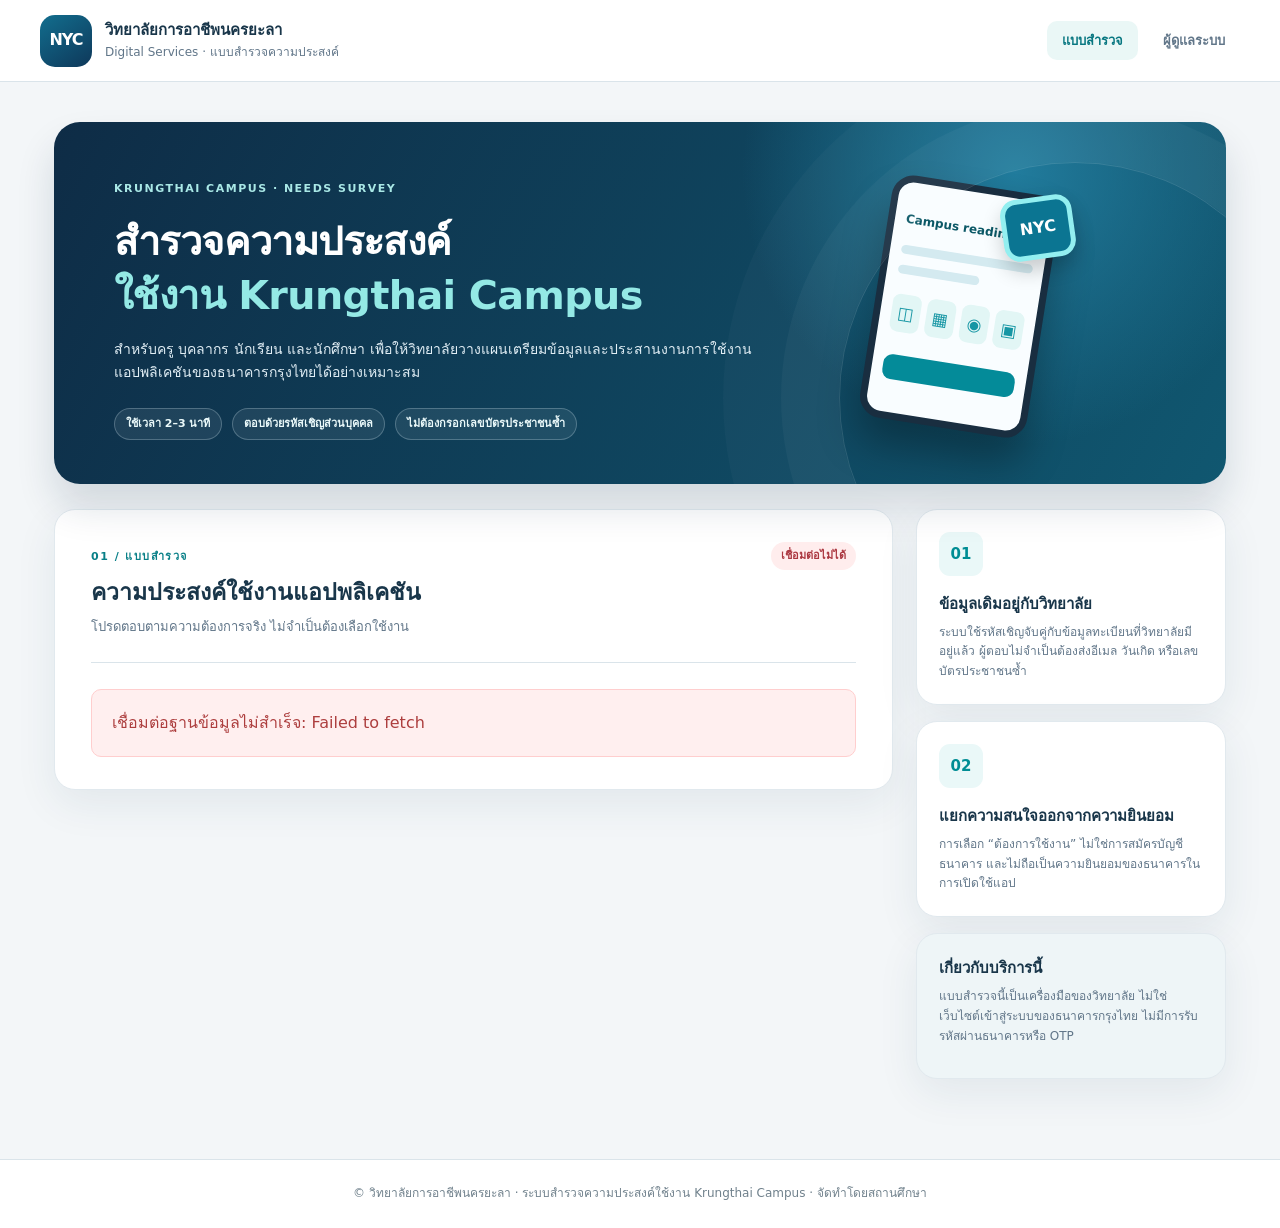
<file: docs/index.html>
<!doctype html>
<html lang="th"><head><meta charset="utf-8"><meta name="viewport" content="width=device-width,initial-scale=1"><meta name="color-scheme" content="light"><meta name="description" content="แบบสำรวจความประสงค์ใช้งาน Krungthai Campus สำหรับบุคลากรและผู้เรียน วิทยาลัยการอาชีพนครยะลา"><title>สำรวจความประสงค์ใช้งาน Krungthai Campus | NYC</title><link rel="stylesheet" href="style.css"><script defer src="config.js"></script><script defer src="app.js"></script></head>
<body><header class="topbar"><a class="brand" href="index.html"><span class="brand-symbol">NYC</span><span><b>วิทยาลัยการอาชีพนครยะลา</b><small>Digital Services · แบบสำรวจความประสงค์</small></span></a><nav><a class="navlink active" href="index.html">แบบสำรวจ</a><a class="navlink" href="admin.html">ผู้ดูแลระบบ</a></nav></header>
<main class="layout"><section class="intro"><div class="intro-copy"><span class="eyebrow">KRUNGTHAI CAMPUS · NEEDS SURVEY</span><h1>สำรวจความประสงค์<br><span>ใช้งาน Krungthai Campus</span></h1><p>สำหรับครู บุคลากร นักเรียน และนักศึกษา เพื่อให้วิทยาลัยวางแผนเตรียมข้อมูลและประสานงานการใช้งานแอปพลิเคชันของธนาคารกรุงไทยได้อย่างเหมาะสม</p><div class="intro-tagrow"><span>ใช้เวลา 2–3 นาที</span><span>ตอบด้วยรหัสเชิญส่วนบุคคล</span><span>ไม่ต้องกรอกเลขบัตรประชาชนซ้ำ</span></div></div><div class="art" aria-hidden="true"><div class="art-logo">NYC</div><div class="art-screen"><div class="art-header">Campus readiness</div><span class="art-line"></span><span class="art-line short"></span><div class="art-tiles"><i>◫</i><i>▦</i><i>◉</i><i>▣</i></div><div class="art-action"></div></div></div></section>
<section class="form-grid"><div class="main-card"><div class="card-top"><div><span class="section-code">01 / แบบสำรวจ</span><h2 id="form-title">ความประสงค์ใช้งานแอปพลิเคชัน</h2><p>โปรดตอบตามความต้องการจริง ไม่จำเป็นต้องเลือกใช้งาน</p></div><span id="status" class="status pending">กำลังเชื่อมต่อ</span></div>
<form id="survey" hidden><label class="field"><span>รหัสเชิญส่วนบุคคล <em>*</em></span><input id="invite" name="code" autocomplete="off" maxlength="48" required placeholder="กรอกรหัสที่ได้รับจากวิทยาลัย"><small>รับรหัสจากเจ้าหน้าที่ของวิทยาลัย ไม่ต้องใช้เลขบัตรประชาชนหรือวันเกิด</small></label>
<fieldset><legend>คุณประสงค์จะใช้งาน Krungthai Campus หรือไม่? <em>*</em></legend><div class="choice-row"><label class="choice"><input type="radio" name="interest" value="ต้องการใช้งาน" required><span><b>ต้องการใช้งาน</b><small>สนใจใช้งานเมื่อพร้อมเปิดบริการ</small></span></label><label class="choice"><input type="radio" name="interest" value="ยังไม่แน่ใจ"><span><b>ยังไม่แน่ใจ</b><small>อยากทราบรายละเอียดก่อน</small></span></label><label class="choice"><input type="radio" name="interest" value="ไม่ต้องการใช้งาน"><span><b>ไม่ต้องการใช้งาน</b><small>ยังไม่ประสงค์ในขณะนี้</small></span></label></div></fieldset>
<fieldset><legend>ฟีเจอร์ที่สนใจ <span class="muted">(เลือกได้หลายข้อ)</span></legend><div class="feature-list" id="features"></div></fieldset>
<label class="field"><span>บริการที่ให้ความสำคัญมากที่สุด</span><select name="priority" id="priority"><option value="">ไม่ระบุ</option></select></label>
<label class="field"><span>ข้อเสนอแนะเพิ่มเติม <span class="muted">(ไม่บังคับ)</span></span><textarea name="notes" maxlength="600" rows="3" placeholder="เช่น อยากได้รับคำแนะนำวิธีเข้าใช้ครั้งแรก หรือมีข้อกังวลเกี่ยวกับบริการ"></textarea></label>
<div class="notice" id="privacy-notice">คำตอบใช้สำหรับวิเคราะห์ความต้องการของสถานศึกษา</div>
<label class="check-standalone"><input type="checkbox" name="privacyAck" required><span>ฉันได้อ่านและรับทราบวัตถุประสงค์การใช้ข้อมูลตามประกาศด้านบน <em>*</em></span></label>
<label class="check-standalone" id="bank-consent-row" hidden><input type="checkbox" name="bankPermission"><span>ฉันยินยอมให้วิทยาลัยใช้ข้อมูลที่จำเป็นจากทะเบียนผู้ใช้งาน เพื่อเตรียมประสานงานการลงทะเบียน Krungthai Campus กับธนาคารตามขั้นตอนที่ได้รับอนุมัติ <b>(ไม่บังคับ)</b></span></label>
<label class="trap" aria-hidden="true">Website<input name="website" tabindex="-1" autocomplete="off"></label>
<button class="btn primary wide" id="submit" type="submit">ส่งคำตอบแบบสำรวจ <span aria-hidden="true">→</span></button><p class="form-message" id="message" role="status" aria-live="polite"></p></form><div id="unavailable" class="alert" hidden>ไม่สามารถเชื่อมต่อระบบได้ กรุณาติดต่อผู้ดูแลหรือทดลองใหม่ภายหลัง</div>
</div><aside class="side"><div class="side-card"><div class="side-icon">01</div><h3>ข้อมูลเดิมอยู่กับวิทยาลัย</h3><p>ระบบใช้รหัสเชิญจับคู่กับข้อมูลทะเบียนที่วิทยาลัยมีอยู่แล้ว ผู้ตอบไม่จำเป็นต้องส่งอีเมล วันเกิด หรือเลขบัตรประชาชนซ้ำ</p></div><div class="side-card"><div class="side-icon">02</div><h3>แยกความสนใจออกจากความยินยอม</h3><p>การเลือก “ต้องการใช้งาน” ไม่ใช่การสมัครบัญชีธนาคาร และไม่ถือเป็นความยินยอมของธนาคารในการเปิดใช้แอป</p></div><div class="side-card muted-card"><h3>เกี่ยวกับบริการนี้</h3><p>แบบสำรวจนี้เป็นเครื่องมือของวิทยาลัย ไม่ใช่เว็บไซต์เข้าสู่ระบบของธนาคารกรุงไทย ไม่มีการรับรหัสผ่านธนาคารหรือ OTP</p><p class="minor" id="privacy-contact"></p></div></aside></section></main>
<footer class="footer">© วิทยาลัยการอาชีพนครยะลา · ระบบสำรวจความประสงค์ใช้งาน Krungthai Campus · จัดทำโดยสถานศึกษา</footer></body></html>
</file>
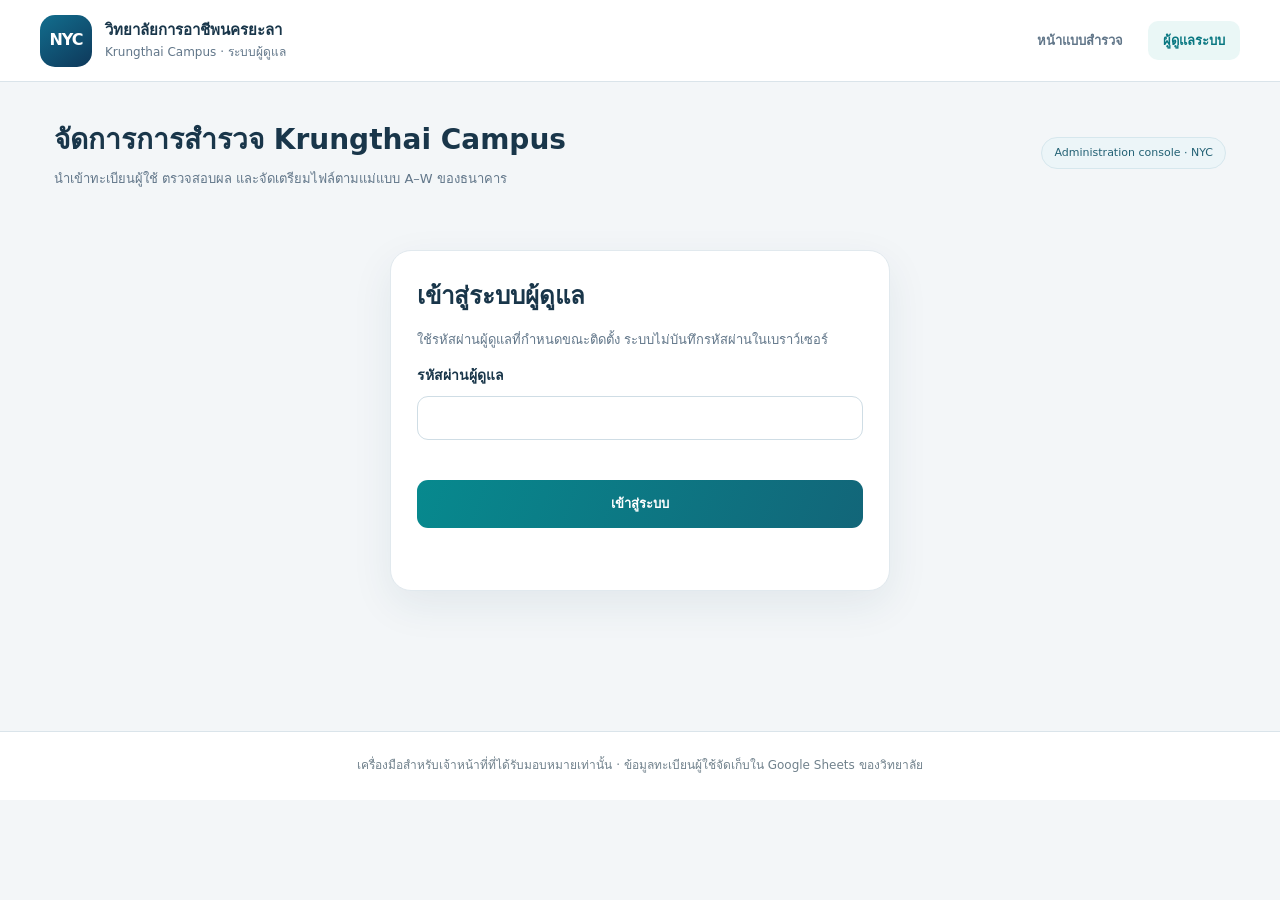
<file: docs/admin.html>
<!doctype html><html lang="th"><head><meta charset="utf-8"><meta name="viewport" content="width=device-width,initial-scale=1"><meta name="robots" content="noindex,nofollow"><title>ผู้ดูแลระบบ | NYC Krungthai Campus Survey</title><link rel="stylesheet" href="style.css"><script defer src="config.js"></script><script defer src="xlsx-lite.js"></script><script defer src="admin.js"></script></head>
<body><header class="topbar"><a class="brand" href="index.html"><span class="brand-symbol">NYC</span><span><b>วิทยาลัยการอาชีพนครยะลา</b><small>Krungthai Campus · ระบบผู้ดูแล</small></span></a><nav><a class="navlink" href="index.html">หน้าแบบสำรวจ</a><a class="navlink active" href="admin.html">ผู้ดูแลระบบ</a></nav></header>
<main class="admin-layout"><div class="admin-hero"><div><h1>จัดการการสำรวจ Krungthai Campus</h1><p>นำเข้าทะเบียนผู้ใช้ ตรวจสอบผล และจัดเตรียมไฟล์ตามแม่แบบ A–W ของธนาคาร</p></div><span class="pill">Administration console · NYC</span></div>
<section id="login" class="admin-card login-box"><h2>เข้าสู่ระบบผู้ดูแล</h2><p>ใช้รหัสผ่านผู้ดูแลที่กำหนดขณะติดตั้ง ระบบไม่บันทึกรหัสผ่านในเบราว์เซอร์</p><form id="login-form"><label class="field"><span>รหัสผ่านผู้ดูแล</span><input name="password" type="password" autocomplete="current-password" minlength="12" required></label><button class="btn primary wide" type="submit">เข้าสู่ระบบ</button><p id="login-msg" class="form-message" role="status"></p></form></section>
<div id="dashboard" class="admin-hidden"><div class="admin-tabbar" role="tablist"><button class="tab-btn active" data-tab="overview">ภาพรวม</button><button class="tab-btn" data-tab="import">นำเข้า Excel</button><button class="tab-btn" data-tab="people">ข้อมูล Q–S/W</button><button class="tab-btn" data-tab="export">ส่งออกให้ธนาคาร</button><button class="tab-btn" data-tab="settings">ตั้งค่าระบบ</button></div>
<section class="admin-pane active admin-card" id="pane-overview"><div class="panel-heading"><div><h2>ผลการสำรวจ</h2><p>นับเฉพาะผู้ที่ใช้รหัสเชิญตอบแบบสำรวจแล้ว</p></div><button class="btn secondary" id="refresh">รีเฟรชข้อมูล</button></div><div class="kpis" id="kpis"></div><div class="grid-two"><div class="sub-card"><h3>ความประสงค์ใช้งาน</h3><div id="interest-bars" class="bars"></div></div><div class="sub-card"><h3>ฟีเจอร์ที่สนใจ</h3><div id="feature-bars" class="bars"></div></div></div><div class="sub-card"><h3>คำตอบล่าสุด</h3><div class="table-wrap"><table><thead><tr><th>วันที่</th><th>กลุ่มผู้ใช้</th><th>ความประสงค์</th></tr></thead><tbody id="recent"></tbody></table></div></div></section>
<section class="admin-pane admin-card" id="pane-import"><div class="panel-heading"><div><h2>นำเข้าทะเบียนผู้ใช้จาก Excel</h2><p>รองรับ .xlsx และ .csv (UTF-8) โดยต้องเรียงคอลัมน์ A–W ให้ตรงกับแม่แบบธนาคาร</p></div></div><div class="warn"><b>ความปลอดภัย:</b> ไฟล์จะถูกอ่านภายในเบราว์เซอร์ แล้วส่งผ่าน Cloudflare Worker ไปยัง Google Sheets ส่วนตัวของวิทยาลัยเท่านั้น ห้ามนำไฟล์ที่มีเลขบัตรประชาชน อีเมล หรือวันเกิดขึ้น GitHub สาธารณะ</div><div class="drop-area"><label class="field"><span>เลือกไฟล์ต้นฉบับของธนาคาร</span><input id="file" type="file" accept=".xlsx,.csv,text/csv,application/vnd.openxmlformats-officedocument.spreadsheetml.sheet"><small>ไฟล์เกิน 8 MB หรือมีโครงสร้างไม่ตรง A–W จะไม่รับนำเข้า</small></label><p id="import-preview" class="hint">ยังไม่ได้เลือกไฟล์</p></div><div class="sub-card"><h3>เติมข้อมูลที่ยังไม่มี (ใช้เฉพาะช่องว่าง)</h3><div class="form-fields"><label class="field"><span>Q · Faculty ID (รหัสคณะ)</span><input class="form-input" id="default-faculty" placeholder="เช่น รหัสที่ธนาคาร/วิทยาลัยกำหนด"></label><label class="field"><span>R · Department ID (รหัสสาขา)</span><input class="form-input" id="default-dept" placeholder="เว้นว่างได้"></label><label class="field"><span>S · Curriculum ID (รหัสหลักสูตร)</span><input class="form-input" id="default-curr" placeholder="เว้นว่างได้"></label><label class="field"><span>W · Status (สถานะ)</span><select class="form-input" id="default-status"><option value="">ไม่เติมค่า</option><option value="Active">Active</option><option value="Inactive">Inactive</option></select></label></div><p class="hint">ถ้าหลายสาขามีรหัสต่างกัน ไม่ควรใช้ค่าเดียวทั้งหมด ให้นำเข้าแล้วแก้ในแท็บ “ข้อมูล Q–S/W” รายบุคคล</p></div><div class="actions"><button class="btn primary" id="start-import" disabled>เริ่มนำเข้าข้อมูล</button><a class="btn secondary" href="krungthai_user_template.xlsx" download id="template-link">ดาวน์โหลดแม่แบบเปล่า</a></div><p id="import-msg" class="form-message" role="status"></p><div id="invite-alert" class="warn" hidden>รหัสเชิญแต่ละคนแสดงได้เฉพาะตอนนำเข้าหรือออกใหม่เท่านั้น โปรดดาวน์โหลดและเก็บในพื้นที่ที่มีสิทธิ์เข้าถึงจำกัด อย่าส่งรหัสเชิญลงกลุ่มสาธารณะ</div><button class="btn secondary" id="download-invites" hidden>ดาวน์โหลดรหัสเชิญ (CSV)</button></section>
<section class="admin-pane admin-card" id="pane-people"><div class="panel-heading"><div><h2>แก้ไขเฉพาะคอลัมน์ Q–S และ W</h2><p>คอลัมน์ A–P และ T–V เป็นข้อมูลต้นฉบับ ไม่แก้จากหน้านี้</p></div><button class="btn secondary" id="load-people">โหลดข้อมูล</button></div><div class="actions"><button class="btn soft" id="prev-people">ก่อนหน้า</button><button class="btn soft" id="next-people">ถัดไป</button><span id="people-range" class="pill">—</span></div><div class="table-wrap"><table><thead><tr><th>เลือกออกคำเชิญใหม่</th><th>ID (A)</th><th>Code (B)</th><th>Type (M)</th><th>Q · Faculty</th><th>R · Department</th><th>S · Curriculum</th><th>W · Status</th></tr></thead><tbody id="people-body"></tbody></table></div><div class="actions"><button class="btn primary" id="save-people">บันทึก Q–S/W</button><button class="btn secondary" id="regenerate">สร้างรหัสเชิญใหม่ให้ผู้ที่เลือก (ที่ยังไม่ตอบ)</button></div><p class="form-message" id="people-msg"></p></section>
<section class="admin-pane admin-card" id="pane-export"><div class="panel-heading"><div><h2>จัดเตรียมไฟล์ A–W สำหรับธนาคาร</h2><p>ส่งออกเฉพาะผู้ที่ตอบว่า “ต้องการใช้งาน” และให้ความยินยอมแยกต่างหาก</p></div></div><div class="warn"><b>โปรดตรวจสอบก่อนส่ง:</b> Q ต้องมี Faculty ID, W ต้องเป็น Active, คอลัมน์จำเป็นต้องครบ และผู้ประสานงานต้องตรวจสอบเงื่อนไขการรับข้อมูลกับธนาคารก่อน การดาวน์โหลดไฟล์ไม่ถือว่าได้ส่งข้อมูลไปยังธนาคารแล้ว</div><p class="hint">รูปแบบไฟล์: CSV UTF-8 23 คอลัมน์ A–W ตามหัวคอลัมน์จากไฟล์ต้นฉบับ ไม่มีการสลับลำดับ</p><div class="actions"><button class="btn primary" id="download-bank">ตรวจสอบและดาวน์โหลด CSV สำหรับธนาคาร</button></div><p class="form-message" id="export-msg"></p><div id="excluded-list" class="sub-card" hidden></div></section>
<section class="admin-pane admin-card" id="pane-settings"><div class="panel-heading"><div><h2>ตั้งค่าระบบ</h2><p>การเปลี่ยนแปลงมีผลต่อหน้าสำรวจที่เปิดใช้งานแล้ว</p></div></div><div class="settings-grid"><label class="check-standalone"><input id="is-open" type="checkbox"><span><b>เปิดรับคำตอบ</b> — ยกเลิกเครื่องหมายถูกเพื่อปิดแบบสำรวจทันที</span></label><label class="field"><span>ชื่อแบบสำรวจ</span><input class="form-input" id="setting-title" maxlength="160"></label><label class="field"><span>เจ้าหน้าที่/ช่องทางติดต่อด้านข้อมูลส่วนบุคคล</span><input class="form-input" id="setting-contact" maxlength="240"></label><label class="field"><span>ประกาศการใช้ข้อมูลส่วนบุคคล</span><textarea class="form-input" id="setting-privacy" maxlength="900" rows="5"></textarea></label><label class="check-standalone"><input id="export-enabled" type="checkbox"><span><b>อนุญาตให้เตรียมไฟล์ส่งให้ธนาคาร</b> — เปิดได้หลังยืนยันกับผู้รับผิดชอบด้านข้อมูลส่วนบุคคลและเงื่อนไขของธนาคารแล้ว</span></label></div><div class="actions"><button class="btn primary" id="save-settings">บันทึกการตั้งค่า</button></div><p class="form-message" id="settings-msg"></p></section>
</div></main><footer class="footer">เครื่องมือสำหรับเจ้าหน้าที่ที่ได้รับมอบหมายเท่านั้น · ข้อมูลทะเบียนผู้ใช้จัดเก็บใน Google Sheets ของวิทยาลัย</footer></body></html>
</file>
<file: docs/style.css>
:root{--navy:#10283d;--deep:#0d2336;--teal:#087f87;--teal2:#00a5a5;--pale:#eaf7f6;--paper:#fff;--bg:#f3f6f8;--ink:#19364a;--muted:#617689;--border:#dae4ea;--red:#a93439;--softred:#fff0f0;--shadow:0 14px 42px rgba(25,61,85,.08);font-family:ui-sans-serif,system-ui,'Segoe UI',Tahoma,sans-serif;font-size:16px}*{box-sizing:border-box}body{background:var(--bg);color:var(--ink);margin:0;line-height:1.65;min-height:100vh}a{color:inherit;text-decoration:none}.topbar{height:82px;background:white;border-bottom:1px solid var(--border);display:flex;align-items:center;justify-content:space-between;padding:0 max(24px,calc((100vw - 1200px)/2));gap:20px;position:relative;z-index:10}.brand{display:flex;align-items:center;gap:13px}.brand-symbol{display:grid;place-items:center;width:52px;height:52px;border-radius:15px;background:linear-gradient(145deg,#126e8e,#0e385a);color:white;font-weight:850;letter-spacing:-1px}.brand b,.brand small{display:block}.brand b{font-size:15px}.brand small{font-size:12px;color:var(--muted)}nav{display:flex;gap:10px}.navlink{border-radius:10px;padding:9px 15px;font-weight:700;font-size:13px;color:var(--muted)}.navlink:hover,.navlink.active{background:var(--pale);color:#087781}.layout{max-width:1220px;padding:40px 24px 80px;margin:0 auto}.intro{border-radius:26px;background:radial-gradient(circle at 82% 14%,#217c9d 0,transparent 27%),linear-gradient(118deg,#0e2c46,#105770);min-height:355px;box-shadow:0 23px 38px rgba(14,44,70,.14);color:white;display:flex;overflow:hidden;padding:52px 60px 44px;position:relative}.intro::after{content:'';position:absolute;inset:auto -85px -150px auto;width:470px;height:470px;border:1px solid rgba(255,255,255,.13);border-radius:50%;box-shadow:0 0 0 58px rgba(255,255,255,.035),0 0 0 116px rgba(255,255,255,.025);pointer-events:none}.intro-copy{position:relative;z-index:1;max-width:720px;flex:1}.eyebrow,.section-code{display:inline-block;color:#a9e8e6;font-size:11px;letter-spacing:1.5px;font-weight:800}.intro h1{font-size:clamp(27px,3.1vw,46px);line-height:1.35;letter-spacing:-.6px;margin:15px 0}.intro h1 span{color:#94e9e5}.intro p{margin:0;color:#e1eef5;max-width:640px;font-size:14px}.intro-tagrow{display:flex;gap:10px;flex-wrap:wrap;margin-top:24px}.intro-tagrow span{color:#eaf9fa;font-weight:600;border:1px solid rgba(222,244,250,.25);background:rgba(255,255,255,.075);border-radius:100px;padding:6px 11px;font-size:11px}.art{width:250px;display:flex;justify-content:center;align-items:center;position:relative}.art-screen{height:245px;width:169px;border-radius:22px;background:#f9fdff;box-shadow:0 25px 40px rgba(0,0,0,.3);border:7px solid #192e40;transform:rotate(9deg);padding:20px 11px 15px}.art-header{font-size:12px;color:#0b5866;font-weight:850;margin:8px 0 15px}.art-line{display:block;height:9px;border-radius:20px;background:#d4eaf0;margin:11px 0}.art-line.short{width:62%}.art-tiles{display:grid;grid-template-columns:repeat(4,1fr);gap:6px;margin:20px 0}.art-tiles i{font-size:17px;font-style:normal;text-align:center;border-radius:8px;background:#e2f6f5;color:#1696a4;padding:5px 0}.art-action{margin-top:23px;background:#048b99;height:25px;border-radius:9px}.art-logo{position:absolute;z-index:2;top:23px;right:10px;border:5px solid #93eff0;background:#0b7592;box-shadow:0 10px 20px #0003;color:#fff;border-radius:16px;padding:13px;font-weight:900;transform:rotate(-8deg)}.form-grid{display:grid;grid-template-columns:minmax(0,1fr) 310px;gap:23px;margin-top:25px;align-items:start}.main-card,.side-card,.admin-card{background:var(--paper);border:1px solid #e1e9ee;border-radius:21px;box-shadow:var(--shadow)}.main-card{padding:32px 36px}.card-top{display:flex;justify-content:space-between;gap:14px;align-items:flex-start;border-bottom:1px solid var(--border);padding-bottom:24px;margin-bottom:26px}.card-top .section-code{color:var(--teal)}.card-top h2{font-size:23px;line-height:1.4;margin:8px 0}.card-top p{font-size:13px;color:var(--muted);margin:0}.status{font-size:11px;font-weight:750;padding:5px 10px;border-radius:30px;white-space:nowrap}.status.pending{background:#eef0f2;color:#5f6b72}.status.open{background:#e5f7ed;color:#20794a}.status.closed{background:#ffeded;color:#ab3740}.field{display:block;margin:0 0 24px}.field>span{display:block;font-weight:750;font-size:14px;margin-bottom:9px}em{color:#d04e54;font-style:normal}.field small{display:block;color:var(--muted);font-size:12px;margin-top:8px}.field input,.field select,.field textarea,.form-input{width:100%;display:block;border:1px solid #cfdde5;border-radius:11px;background:#fff;color:var(--ink);outline:none;padding:13px 14px;font-family:inherit;font-size:14px;transition:border-color .15s,box-shadow .15s}.field input:focus,.field select:focus,.field textarea:focus,.form-input:focus{border-color:#009aa1;box-shadow:0 0 0 3px #00a5a51a}.field textarea{resize:vertical}fieldset{border:0;padding:0;margin:27px 0}legend{font-size:14px;font-weight:800;margin-bottom:13px}.muted{color:var(--muted);font-weight:400;font-size:12px}.choice-row{display:grid;grid-template-columns:repeat(3,minmax(0,1fr));gap:9px}.choice,.feature{display:flex;align-items:flex-start;gap:8px;padding:13px 11px;border:1px solid var(--border);border-radius:12px;cursor:pointer;transition:.2s}.choice:has(input:checked),.feature:has(input:checked){border-color:#00a4aa;background:#edfcfa;box-shadow:inset 0 0 0 1px #00a4aa33}.choice input,.feature input{accent-color:#008b91;margin:4px 0 0;flex:none}.choice span b,.choice span small{display:block}.choice b{font-size:12px}.choice small{font-size:11px;line-height:1.45;color:var(--muted);margin-top:4px}.feature-list{display:grid;grid-template-columns:repeat(2,minmax(0,1fr));gap:9px}.feature{align-items:center;font-size:12px;font-weight:650;min-height:54px}.notice{padding:13px 16px;border-left:3px solid var(--teal);background:#f0f7f8;color:#355468;border-radius:0 9px 9px 0;font-size:12px;margin:26px 0 16px;white-space:pre-wrap}.check-standalone{display:flex;gap:11px;align-items:flex-start;color:#405970;font-size:12px;margin:13px 0;cursor:pointer}.check-standalone input{accent-color:#008a91;margin-top:4px}.check-standalone b{font-weight:400;color:var(--muted)}.trap{position:absolute;left:-9999px;opacity:0}.btn{border:0;border-radius:11px;padding:12px 18px;display:inline-flex;align-items:center;justify-content:center;gap:10px;font-family:inherit;font-size:13px;font-weight:800;cursor:pointer;text-decoration:none}.btn.primary{color:white;background:linear-gradient(110deg,#07898e,#126679)}.btn.primary:hover{filter:brightness(1.05)}.btn.secondary{background:#eaf5f7;color:#0a6b79}.btn.soft{background:#f2f5f7;color:#294556}.btn.danger{background:#fff0f1;color:#ae3038}.btn[disabled]{opacity:.5;cursor:not-allowed}.btn.wide{width:100%;margin-top:16px;min-height:48px}.form-message{min-height:22px;font-size:12px;margin:14px 0 0}.form-message.ok{color:#047d53}.form-message.bad{color:#aa3333}.side{display:grid;gap:16px}.side-card{padding:22px}.side-icon{width:44px;height:44px;border-radius:11px;background:#eaf8f8;color:#008d94;font-size:15px;font-weight:900;display:grid;place-items:center;margin-bottom:16px}.side-card h3{font-size:15px;margin:0 0 6px}.side-card p{font-size:12px;color:var(--muted);margin:0}.side-card p+p{margin-top:10px}.muted-card{background:#eef5f7}.minor{font-size:11px!important}.footer{border-top:1px solid var(--border);background:#fff;color:#70818c;text-align:center;padding:24px;font-size:12px}.alert{background:#ffefef;border:1px solid #ffcece;border-radius:10px;padding:20px;color:#ad3e3e}.admin-layout{max-width:1220px;margin:0 auto;padding:35px 24px 80px}.admin-hero{display:flex;align-items:center;justify-content:space-between;gap:18px;margin-bottom:25px}.admin-hero h1{margin:0 0 5px;font-size:28px}.admin-hero p{margin:0;color:var(--muted);font-size:13px}.admin-card{padding:26px}.login-box{max-width:500px;margin:60px auto}.login-box h2{margin:0 0 8px}.login-box>p{color:var(--muted);font-size:13px}.admin-hidden{display:none!important}.admin-tabbar{display:flex;flex-wrap:wrap;gap:8px;margin:20px 0}.tab-btn{border:1px solid var(--border);border-radius:10px;padding:11px 16px;background:white;font-size:12px;font-weight:750;cursor:pointer;color:var(--muted)}.tab-btn.active{color:white;background:#145a73;border-color:#145a73}.admin-pane{display:none}.admin-pane.active{display:block}.panel-heading{display:flex;align-items:center;justify-content:space-between;gap:16px;margin-bottom:18px}.panel-heading h2{margin:0;font-size:20px}.panel-heading p{margin:3px 0;color:var(--muted);font-size:12px}.kpis{display:grid;grid-template-columns:repeat(4,minmax(0,1fr));gap:12px}.kpi{border:1px solid var(--border);border-radius:14px;padding:18px;background:linear-gradient(130deg,#fff,#f3fafb)}.kpi small,.kpi strong{display:block}.kpi small{color:var(--muted);font-size:11px}.kpi strong{font-size:27px;color:#0b5e74}.grid-two{display:grid;grid-template-columns:1fr 1fr;gap:16px}.sub-card{margin-top:16px;padding:20px;border:1px solid var(--border);border-radius:15px}.sub-card h3{font-size:14px;margin:0 0 12px}.bars{display:grid;gap:9px}.bar-row{display:grid;grid-template-columns:minmax(80px,auto) 1fr 45px;align-items:center;gap:10px;font-size:12px}.bar-track{height:10px;background:#eaf0f3;border-radius:20px;overflow:hidden}.bar-fill{height:100%;background:#119d9f;border-radius:20px}.form-fields{display:grid;grid-template-columns:repeat(2,minmax(0,1fr));gap:14px}.hint{color:var(--muted);font-size:12px;margin:9px 0}.drop-area{border:2px dashed #bad3d9;background:#f9fcfc;border-radius:15px;padding:23px}.drop-area input{max-width:100%}.table-wrap{overflow:auto;border:1px solid var(--border);border-radius:12px;margin-top:16px}table{border-collapse:collapse;width:100%;min-width:680px;font-size:12px}thead{background:#edf5f8}th,td{text-align:left;border-bottom:1px solid var(--border);padding:10px 12px;white-space:nowrap}th{color:#3a5d73}td input,td select{font-size:12px;border:1px solid #cbdbe4;border-radius:7px;padding:6px;min-width:90px;max-width:180px}td input.small{max-width:100px;min-width:80px}.actions{display:flex;gap:10px;flex-wrap:wrap;margin:15px 0}.settings-grid{display:grid;gap:14px}.pill{background:#ecf5f8;border:1px solid #d6e7ed;padding:6px 12px;border-radius:50px;font-size:11px;color:#236174}.warn{background:#fff8ec;border:1px solid #f6dfb9;border-radius:12px;color:#745929;font-size:12px;padding:14px;margin:16px 0}.download-note{font-size:11px;color:var(--muted)}.mini-status{display:inline-flex;gap:7px;align-items:center;font-size:12px}.mini-dot{height:8px;width:8px;border-radius:50%;background:#1a9e71}
@media(max-width:960px){.intro{padding:40px}.art{width:180px}.form-grid{grid-template-columns:1fr}.side{grid-template-columns:repeat(3,1fr)}.grid-two{grid-template-columns:1fr}}
@media(max-width:650px){.topbar{padding:0 15px;height:73px}.brand-symbol{height:43px;width:43px}.brand b{font-size:12px}.brand small{font-size:10px}.navlink{padding:7px 8px;font-size:11px}.layout{padding:18px 12px 60px}.intro{border-radius:18px;padding:29px 23px;min-height:0}.intro h1{font-size:26px}.intro p{font-size:12px}.art{display:none}.form-grid{margin-top:16px}.main-card{padding:22px 18px;border-radius:17px}.card-top{display:block}.card-top .status{display:inline-block;margin-top:12px}.choice-row,.feature-list,.side,.form-fields,.kpis{grid-template-columns:1fr}.choice{align-items:center}.choice small{display:inline}.side-card{padding:18px}.admin-layout{padding:20px 12px 60px}.admin-hero{display:block}.admin-hero h1{font-size:22px}.admin-card{padding:18px}.kpis{grid-template-columns:repeat(2,minmax(0,1fr))}.panel-heading{align-items:flex-start;flex-direction:column}}
</file>
